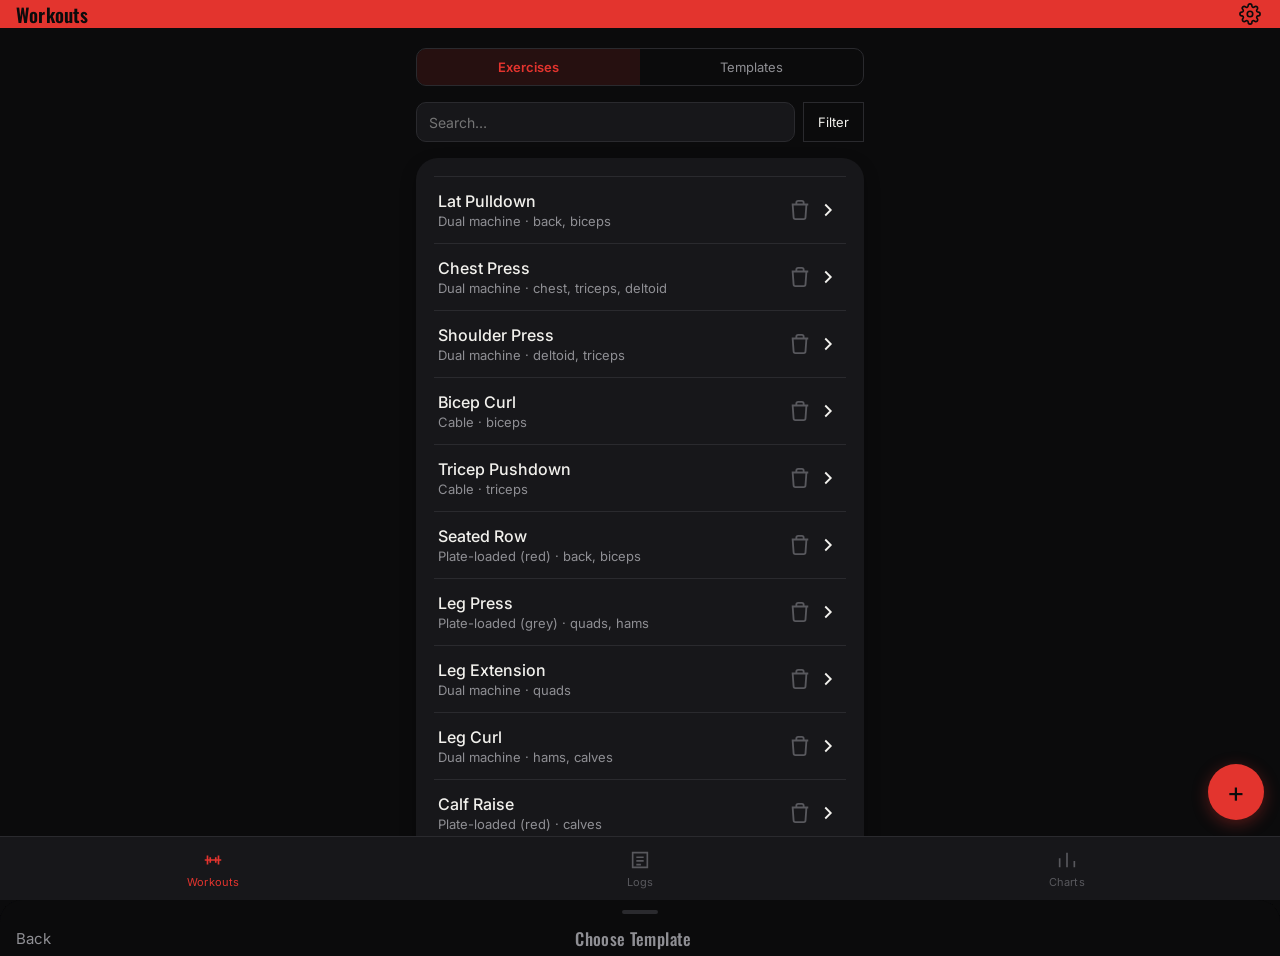
<file: index.html>
<!DOCTYPE html>
<html lang="en">
<head>
  <meta charset="UTF-8">
  <meta name="viewport" content="width=device-width, initial-scale=1, viewport-fit=cover">
  <title>Workouts</title>
  <link rel="manifest" href="manifest.json">
  <link rel="stylesheet" href="css/styles.css">
  <link rel="preconnect" href="https://fonts.googleapis.com">
  <link rel="apple-touch-icon" href="icons/512x512.png">
  <link href="https://fonts.googleapis.com/css2?family=Oswald:wght@500;600&family=Inter:wght@400;500;600&display=swap" rel="stylesheet">
</head>
<body>
  <main>
    <div class="toggle-group" id="mode-toggle" style="margin-top:20px;">
      <button data-value="exercises" class="active">Exercises</button>
      <button data-value="templates">Templates</button>
    </div>

    <div class="search-filter-row">
      <input type="text" id="search-input" placeholder="Search…">
      <button class="btn-ghost filter-btn" id="filter-btn">Filter</button>
      <button class="btn-ghost" id="new-template-btn" style="display:none; white-space:nowrap;">New template</button>
    </div>

    <div class="panel" style="margin-top:16px;">
      <div id="list-root"></div>
    </div>
  </main>

  <button class="fab" id="main-fab" aria-label="New exercise">+</button>

  <!-- Filter sheet (Exercises mode only) -->
  <div class="sheet-overlay" id="filter-overlay"></div>
  <div class="sheet" id="filter-sheet">
    <div class="sheet-grabber"></div>
    <div class="sheet-header">
      <button class="sheet-cancel-btn" id="filter-close-btn">Close</button>
      <h2 class="sheet-title">Filter</h2>
      <span style="width:48px;"></span>
    </div>
    <div class="sheet-body">
      <div class="field">
        <label>Equipment type</label>
        <div class="filter-chip-list" id="filter-equipment-chips"></div>
      </div>
      <div class="field">
        <label>Body part</label>
        <div class="filter-chip-list" id="filter-muscle-chips"></div>
      </div>
      <button class="btn btn-ghost" id="clear-filter-btn" style="margin-top:12px;">Clear filter</button>
    </div>
  </div>

  <!-- New exercise sheet -->
  <div class="sheet-overlay" id="exercise-overlay"></div>
  <div class="sheet" id="exercise-sheet">
    <div class="sheet-grabber"></div>
    <div class="sheet-header">
      <button class="sheet-cancel-btn" id="exercise-cancel-btn">Cancel</button>
      <h2 class="sheet-title" id="exercise-sheet-title">New Exercise</h2>
      <span style="width:48px;"></span>
    </div>
    <div class="sheet-body">
      <form id="exercise-form">
        <div class="field">
          <label>Name</label>
          <input name="name" required placeholder="e.g. Lat Pulldown">
        </div>
        <div class="field">
          <label>Equipment type</label>
          <select name="equipmentType" required>
            <option value="dual_machine">Dual machine</option>
            <option value="plate_loaded_red">Plate-loaded (red)</option>
            <option value="plate_loaded_grey">Plate-loaded (grey)</option>
            <option value="cable">Cable</option>
            <option value="barbell">Barbell</option>
            <option value="dumbbell">Dumbbell</option>
            <option value="bodyweight">Bodyweight</option>
          </select>
        </div>
        <div class="settings-group">
          <div class="settings-group-label">Primary muscles</div>
          <div class="row-list" id="primary-muscle-rows"></div>
        </div>
        <div class="settings-group">
          <div class="settings-group-label">Secondary muscles</div>
          <div class="row-list" id="secondary-muscle-rows"></div>
        </div>
        <div class="field">
          <label>Notes (form cues)</label>
          <input name="notes" placeholder="optional">
        </div>
        <button type="submit" class="btn btn-primary">Save</button>
      </form>
    </div>
  </div>

  <!-- Template editor sheet -->
  <div class="sheet-overlay" id="template-overlay"></div>
  <div class="sheet" id="template-sheet">
    <div class="sheet-grabber"></div>
    <div class="sheet-header">
      <button class="sheet-cancel-btn" id="template-cancel-btn">Cancel</button>
      <h2 class="sheet-title" id="template-sheet-title">New Template</h2>
      <button class="sheet-save-btn" id="template-save-btn">Save</button>
    </div>
    <div class="sheet-body">
      <div class="field">
        <label>Template name</label>
        <input id="template-name-input" placeholder="e.g. Upper A">
      </div>
      <div id="template-stations-root"></div>
      <div class="field">
        <label>Add exercise</label>
        <select id="template-add-exercise-select">
          <option value="">Choose exercise…</option>
        </select>
      </div>
      <button class="btn btn-danger" id="template-delete-btn" style="display:none; margin-top:20px;">Delete template</button>
    </div>
  </div>

  <!-- Choose how to start a workout -->
  <div class="sheet-overlay" id="new-workout-overlay"></div>
  <div class="sheet" id="new-workout-sheet" role="dialog" aria-modal="true" aria-labelledby="new-workout-title">
    <div class="sheet-grabber"></div>
    <div class="sheet-header">
      <button class="sheet-cancel-btn" id="new-workout-cancel-btn">Cancel</button>
      <h2 class="sheet-title" id="new-workout-title">New Workout</h2>
      <span style="width:48px;"></span>
    </div>
    <div class="sheet-body">
      <p style="color:var(--text-dim); margin:0 0 18px;">How would you like to start?</p>
      <button class="btn btn-primary" id="start-from-template-btn" style="width:100%; margin-bottom:12px;">Use a template</button>
      <button class="btn btn-ghost" id="start-blank-workout-btn" style="width:100%;">Start a blank workout</button>
    </div>
  </div>

  <!-- Pick a saved template for this workout -->
  <div class="sheet-overlay" id="template-picker-overlay"></div>
  <div class="sheet" id="template-picker-sheet" role="dialog" aria-modal="true" aria-labelledby="template-picker-title">
    <div class="sheet-grabber"></div>
    <div class="sheet-header">
      <button class="sheet-cancel-btn" id="template-picker-back-btn">Back</button>
      <h2 class="sheet-title" id="template-picker-title">Choose Template</h2>
      <span style="width:48px;"></span>
    </div>
    <div class="sheet-body" id="template-picker-list"></div>
  </div>

  <script src="js/data.js"></script>
  <script src="js/nav.js"></script>
  <script src="js/index.js"></script>
</body>
</html>
</file>
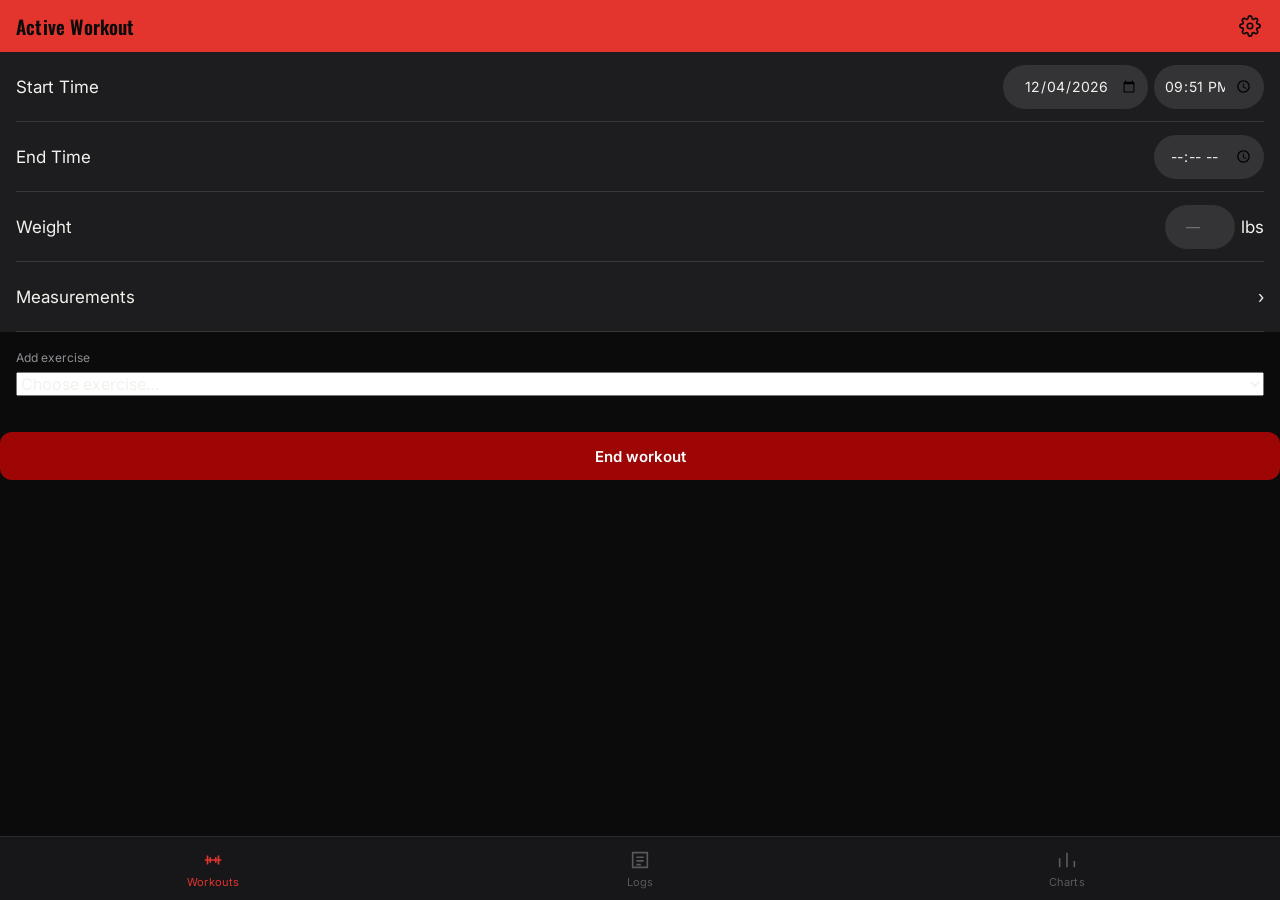
<file: active-workouts.html>
<!DOCTYPE html>
<html lang="en">
<head>
  <meta charset="UTF-8">
  <meta name="viewport" content="width=device-width, initial-scale=1, viewport-fit=cover">
  <title>Active Workout</title>
  <link rel="manifest" href="manifest.json">
  <link rel="stylesheet" href="css/styles.css">
  <link rel="preconnect" href="https://fonts.googleapis.com">
  <link href="https://fonts.googleapis.com/css2?family=Oswald:wght@500;600&family=Inter:wght@400;500;600&display=swap" rel="stylesheet">
</head>
<body>
  <main>
    <div id="active-workout-root" class="panel" style="margin-top:20px;"></div>
    <button class="btn btn-primary" id="end-workout-btn" style="width:100%; margin-top:16px;">End workout</button>
  </main>

  <script src="js/data.js"></script>
  <script src="js/nav.js"></script>
  <script src="js/active-workouts.js"></script>
</body>
</html>
</file>
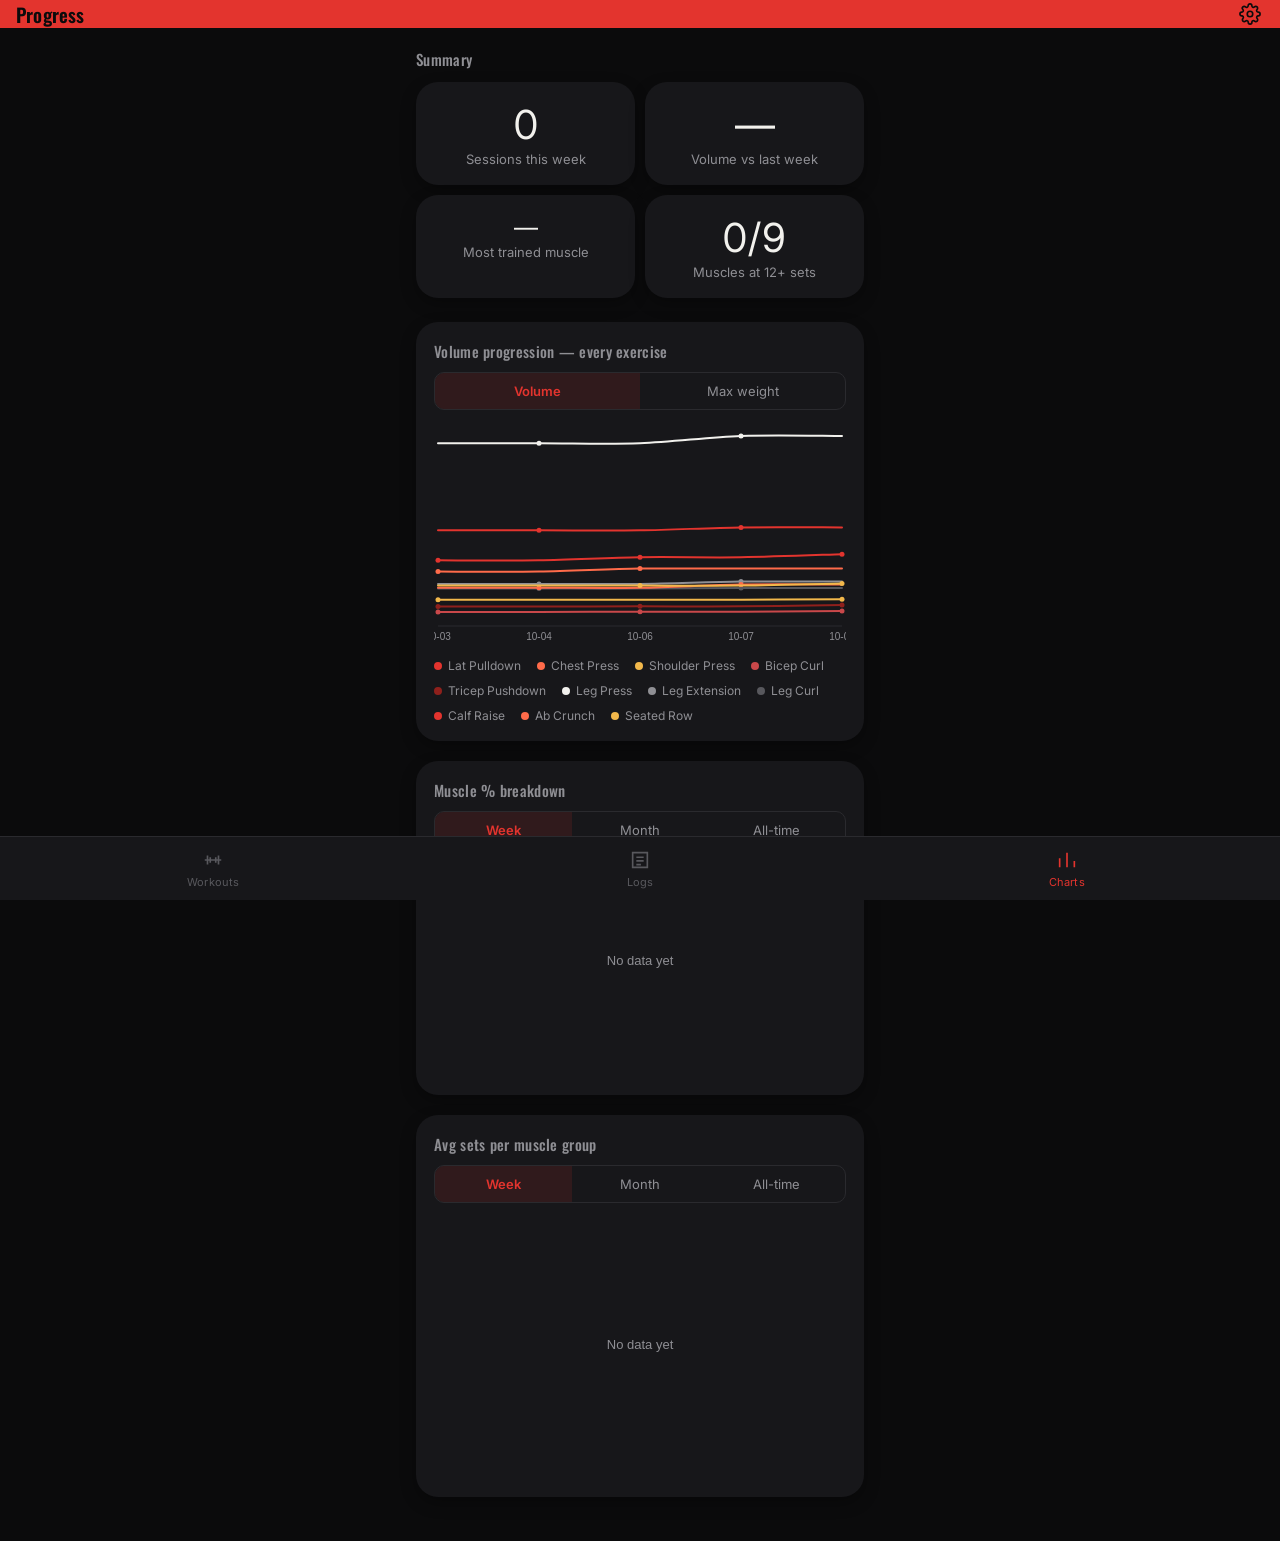
<file: charts.html>
<!DOCTYPE html>
<html lang="en">
<head>
  <meta charset="UTF-8">
  <meta name="viewport" content="width=device-width, initial-scale=1, viewport-fit=cover">
  <title>Progress</title>
  <link rel="manifest" href="manifest.json">
  <link rel="stylesheet" href="css/styles.css">
  <link rel="preconnect" href="https://fonts.googleapis.com">
  <link href="https://fonts.googleapis.com/css2?family=Oswald:wght@500;600&family=Inter:wght@400;500;600&display=swap" rel="stylesheet">
</head>
<body>
  <main>

    <section class="summary-panel">
      <h2>Summary</h2>
      <div id="summary-root"></div>
    </section>

    <section class="panel chart-box">
      <h2>Volume progression — every exercise</h2>
      <div class="toggle-group" id="chart1-metric-toggle">
        <button data-value="volume" class="active">Volume</button>
        <button data-value="weight">Max weight</button>
      </div>
      <canvas id="chart1-canvas"></canvas>
      <div class="legend" id="chart1-legend"></div>
    </section>

    <section class="panel chart-box">
      <h2>Muscle % breakdown</h2>
      <div class="toggle-group" id="chart2-range-toggle">
        <button data-value="week" class="active">Week</button>
        <button data-value="month">Month</button>
        <button data-value="all">All-time</button>
      </div>
      <canvas id="chart2-canvas" style="height:200px;"></canvas>
      <div class="legend" id="chart2-legend"></div>
    </section>

    <section class="panel chart-box">
      <h2>Avg sets per muscle group</h2>
      <div class="toggle-group" id="chart3-range-toggle">
        <button data-value="week" class="active">Week</button>
        <button data-value="month">Month</button>
        <button data-value="all">All-time</button>
      </div>
      <canvas id="chart3-canvas" style="height:260px;"></canvas>
    </section>

  </main>

  <script src="js/data.js"></script>
  <script src="js/nav.js"></script>
  <script src="js/charts.js"></script>
</body>
</html>
</file>
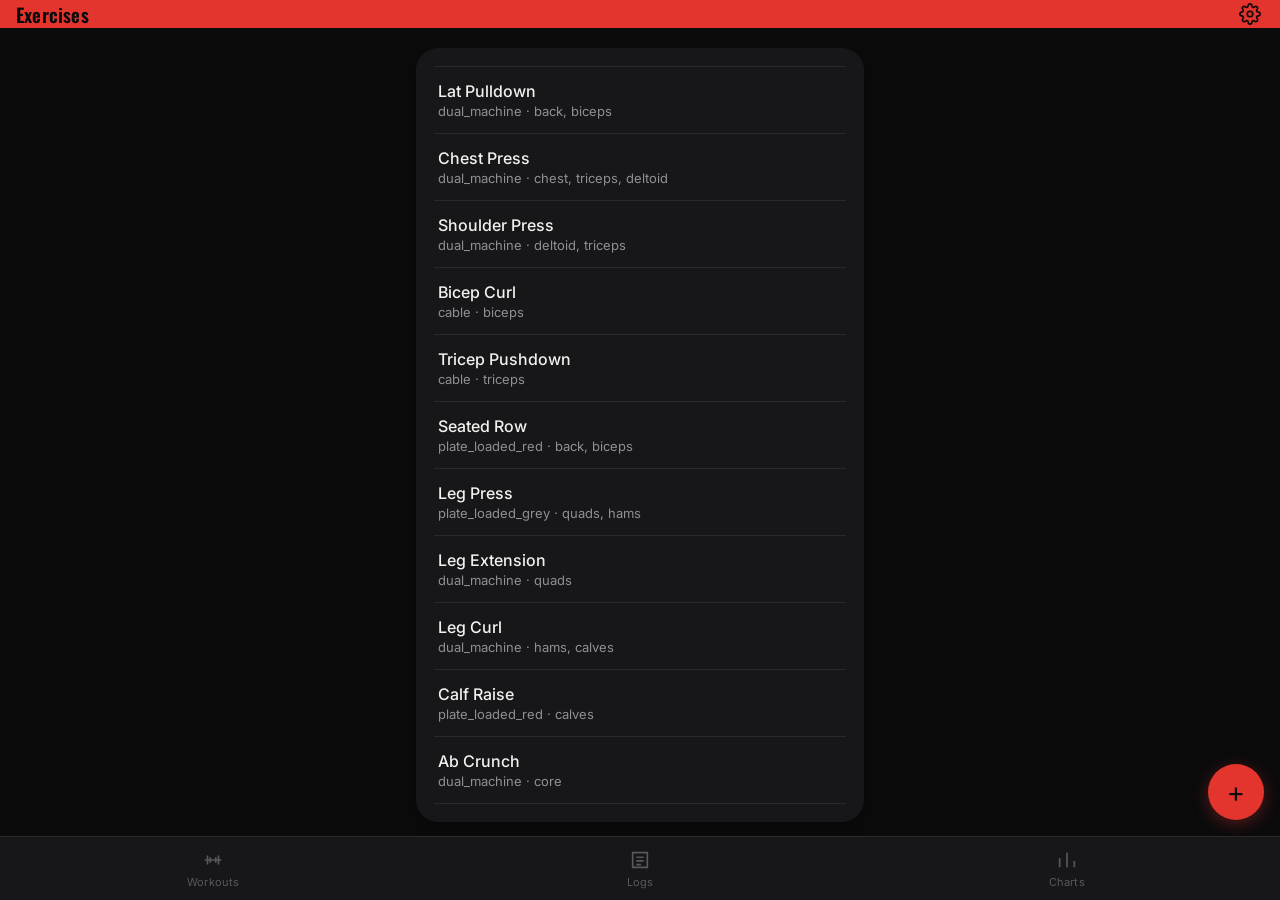
<file: exercises.html>
<!DOCTYPE html>
<html lang="en">
<head>
  <meta charset="UTF-8">
  <meta name="viewport" content="width=device-width, initial-scale=1, viewport-fit=cover">
  <title>Exercises</title>
  <link rel="manifest" href="manifest.json">
  <link rel="stylesheet" href="css/styles.css">
  <link rel="preconnect" href="https://fonts.googleapis.com">
  <link href="https://fonts.googleapis.com/css2?family=Oswald:wght@500;600&family=Inter:wght@400;500;600&display=swap" rel="stylesheet">
</head>
<body>
  <main>
    <div class="panel" style="margin-top:20px;">
      <div id="exercises-root"></div>
    </div>

    <div id="exercise-form-wrap" style="display:none; margin-top:20px; border-top:1px solid var(--line); padding-top:20px;">
      <h2 style="margin-bottom:12px;">New exercise</h2>
      <form id="exercise-form" onsubmit="return handleAddExercise(event)">
        <div class="field">
          <label>Name</label>
          <input name="name" required placeholder="e.g. Lat Pulldown">
        </div>
        <div class="field">
          <label>Equipment type</label>
          <select name="equipmentType" required>
            <option value="dual_machine">Dual machine</option>
            <option value="plate_loaded_red">Plate-loaded (red)</option>
            <option value="plate_loaded_grey">Plate-loaded (grey)</option>
            <option value="cable">Cable</option>
            <option value="barbell">Barbell</option>
            <option value="dumbbell">Dumbbell</option>
            <option value="bodyweight">Bodyweight</option>
          </select>
        </div>
        <div class="field">
          <label>Primary muscles</label>
          <select name="primaryMuscles" multiple size="5">
            <option>biceps</option><option>triceps</option><option>deltoid</option>
            <option>back</option><option>quads</option><option>hams</option>
            <option>calves</option><option>core</option><option>chest</option>
          </select>
        </div>
        <div class="field">
          <label>Secondary muscles</label>
          <select name="secondaryMuscles" multiple size="5">
            <option>biceps</option><option>triceps</option><option>deltoid</option>
            <option>back</option><option>quads</option><option>hams</option>
            <option>calves</option><option>core</option><option>chest</option>
          </select>
        </div>
        <div class="field">
          <label>Notes (form cues)</label>
          <input name="notes" placeholder="optional">
        </div>
        <div style="display:flex; gap:10px;">
          <button type="button" class="btn btn-ghost" onclick="closeForm()">Cancel</button>
          <button type="submit" class="btn btn-primary">Save</button>
        </div>
      </form>
    </div>
  </main>

  <button class="fab" id="add-fab" aria-label="Add exercise">+</button>

  <script src="js/data.js"></script>
  <script src="js/nav.js"></script>
  <script src="js/exercises.js"></script>
</body>
</html>
</file>
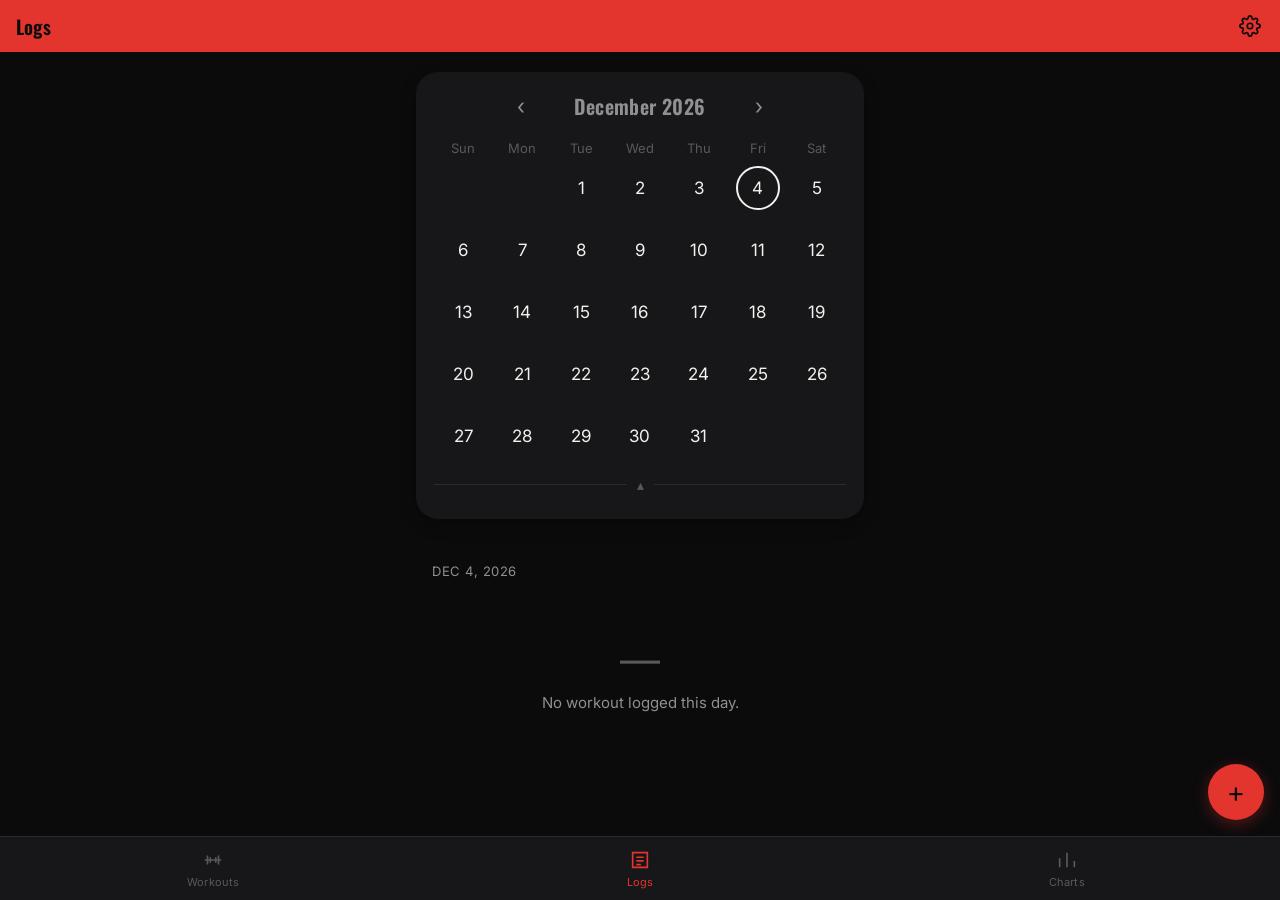
<file: logs.html>
<!DOCTYPE html>
<html lang="en">
<head>
  <meta charset="UTF-8">
  <meta name="viewport" content="width=device-width, initial-scale=1, viewport-fit=cover">
  <title>Logs</title>
  <link rel="manifest" href="manifest.json">
  <link rel="stylesheet" href="css/styles.css">
  <link rel="preconnect" href="https://fonts.googleapis.com">
  <link href="https://fonts.googleapis.com/css2?family=Oswald:wght@500;600&family=Inter:wght@400;500;600&display=swap" rel="stylesheet">
</head>
<body>
  <main>
    <div class="calendar-card">
      <div class="calendar-month-row">
        <button class="calendar-nav-btn" id="prev-month" aria-label="Previous month">&#8249;</button>
        <h2 class="calendar-month-label" id="month-label"></h2>
        <button class="calendar-nav-btn" id="next-month" aria-label="Next month">&#8250;</button>
      </div>

      <div class="calendar-weekdays">
        <span>Sun</span><span>Mon</span><span>Tue</span><span>Wed</span><span>Thu</span><span>Fri</span><span>Sat</span>
      </div>

      <div class="calendar-grid" id="calendar-grid"></div>

      <button class="calendar-collapse-btn" id="collapse-btn" aria-label="Toggle week view">
        <span class="collapse-line"></span><span class="collapse-caret">&#9652;</span><span class="collapse-line"></span>
      </button>
    </div>

    <div id="day-detail-root"></div>
  </main>

  <button class="fab" id="add-log-fab" aria-label="Start new workout">+</button>

  <!-- Choose how to start a workout -->
  <div class="sheet-overlay" id="new-workout-overlay"></div>
  <div class="sheet" id="new-workout-sheet" role="dialog" aria-modal="true" aria-labelledby="new-workout-title">
    <div class="sheet-grabber"></div>
    <div class="sheet-header">
      <button class="sheet-cancel-btn" id="new-workout-cancel-btn">Cancel</button>
      <h2 class="sheet-title" id="new-workout-title">New Workout</h2>
      <span style="width:48px;"></span>
    </div>
    <div class="sheet-body">
      <p style="color:var(--text-dim); margin:0 0 18px;">How would you like to start?</p>
      <button class="btn btn-primary" id="start-from-template-btn" style="width:100%; margin-bottom:12px;">Use a template</button>
      <button class="btn btn-ghost" id="start-blank-workout-btn" style="width:100%;">Start a blank workout</button>
    </div>
  </div>

  <!-- Pick a saved template for this workout -->
  <div class="sheet-overlay" id="template-picker-overlay"></div>
  <div class="sheet" id="template-picker-sheet" role="dialog" aria-modal="true" aria-labelledby="template-picker-title">
    <div class="sheet-grabber"></div>
    <div class="sheet-header">
      <button class="sheet-cancel-btn" id="template-picker-back-btn">Back</button>
      <h2 class="sheet-title" id="template-picker-title">Choose Template</h2>
      <span style="width:48px;"></span>
    </div>
    <div class="sheet-body" id="template-picker-list"></div>
  </div>

  <script src="js/data.js"></script>
  <script src="js/nav.js"></script>
  <script src="js/logs.js"></script>
</body>
</html>
</file>
<file: css/styles.css>
/* ==========================================================================
   Design tokens — every color/size other rules build from. Change the look
   of the whole app by editing values here, not by hunting through rules below.
   ========================================================================== */
:root {
  --bg: #0b0b0c;
  --surface: #17171a;
  --line: #2a2a2e;

  --red: #e3342e;
  --red-dim: #8f201c;
  --red-wash: rgba(227, 52, 46, 0.12);

  --text: #f2f1ed;
  --text-dim: #8f8f94;
  --text-faint: #58585d;

  --font-display: "Oswald", "Arial Narrow", sans-serif;
  --font-body: "Inter", -apple-system, BlinkMacSystemFont, sans-serif;

  /* Two radius scales: -sm for tappable controls (buttons, inputs, toggles),
     -lg for "box" surfaces (cards, panels). -lg pairs with the corner-shape
     declarations below to read as a continuous-curvature squircle rather
     than a plain circular-arc rounded rect, on browsers that support it. */
  --radius-sm: 10px;
  --radius-lg: 22px;
  --nav-height: 64px;
  --topbar-height: 52px;
  --gap: 16px;
}

/* ==========================================================================
   Base reset — browsers ship their own default margins, paddings and font
   sizes for things like <h1>, <button> and <p>, and they don't agree with
   each other. These rules zero that out once, here, so every component
   below starts from the same blank slate instead of fighting inherited
   browser defaults.
   ========================================================================== */
* { box-sizing: border-box; margin: 0; padding: 0; }  /* consistent sizing + no surprise default spacing */

html, body {
  height: 100%;
  background: var(--bg);
  color: var(--text);
  font-family: var(--font-body);
  -webkit-font-smoothing: antialiased;
}

body {
  display: flex;
  flex-direction: column;
  min-height: 100vh;
  padding-bottom: calc(var(--nav-height) + env(safe-area-inset-bottom, 0px));
}

button, input, select { font: inherit; color: inherit; }  /* form controls don't inherit font by default */
button { background: none; border: none; cursor: pointer; }
a { color: inherit; text-decoration: none; }

/* ==========================================================================
   Typography
   ========================================================================== */
h1, h2, h3, .num {
  font-family: var(--font-display);
  font-weight: 600;
  letter-spacing: 0.01em;
}

h2 { font-size: 15px; color: var(--text-dim); font-weight: 500; letter-spacing: 0.02em; }
h3 { font-size: 17px; }

.num { font-size: 22px; font-variant-numeric: tabular-nums; }
.num-lg { font-size: 40px; font-variant-numeric: tabular-nums; }

p, .body-text { font-size: 15px; color: var(--text-dim); line-height: 1.5; }

/* ==========================================================================
   Layout shell
   ========================================================================== */
main {
  flex: 1;
  width: 100%;
  max-width: 480px;
  margin: 0 auto;
  padding: 0 var(--gap) 24px;
}

/* ==========================================================================
   Topbar — ONE shared header, rendered by renderTopbar() in nav.js on every
   page. Nothing below is page-specific; per-page differences (a left button,
   its label, its click handler) are passed as arguments from each page's JS,
   not hardcoded per page in HTML.
   ========================================================================== */
.topbar {
  position: sticky;
  top: 0;
  z-index: 5;
  height: calc(var(--topbar-height) + env(safe-area-inset-top, 0px));
  padding-top: env(safe-area-inset-top, 0px);
  background: var(--red);
  color: var(--bg);
  display: flex;
  align-items: center;
  justify-content: space-between;
  padding-left: var(--gap);
  padding-right: var(--gap);
}

.topbar-title {
  font-size: 19px;
  color: var(--bg);
}

.topbar-left-btn {
  font-size: 16px;
  color: var(--bg);
  min-width: 48px;
  text-align: left;
}

.topbar-left-btn[hidden] { visibility: hidden; } /* keeps title centered even with no left action */

/* ==========================================================================
   Icon buttons — one shared size/alignment rule for every button that's
   just an SVG glyph (topbar gear, calendar prev/next, collapse caret).
   ========================================================================== */
.icon-btn {
  width: 28px;
  height: 28px;
  display: flex;
  align-items: center;
  justify-content: center;
}

.icon-btn svg { width: 22px; height: 22px; }

/* ==========================================================================
   Bottom nav
   ========================================================================== */
nav.tabbar {
  position: fixed;
  left: 0; right: 0; bottom: 0;
  height: calc(var(--nav-height) + env(safe-area-inset-bottom, 0px));
  padding-bottom: env(safe-area-inset-bottom, 0px);
  background: var(--surface);
  border-top: 1px solid var(--line);
  display: flex;
  z-index: 10;
}

nav.tabbar a {
  flex: 1;
  display: flex;
  flex-direction: column;
  align-items: center;
  justify-content: center;
  gap: 4px;
  font-size: 11px;
  color: var(--text-faint);
  letter-spacing: 0.02em;
}

nav.tabbar a svg { width: 22px; height: 22px; stroke: currentColor; fill: none; stroke-width: 1.8; }
nav.tabbar a.active { color: var(--red); }
nav.tabbar a.active svg { stroke: var(--red); }

/* ==========================================================================
   Rows / list items (flat, bordered — not card-soup)
   ========================================================================== */
.row-list { border-top: 1px solid var(--line); }

.row {
  display: flex;
  align-items: center;
  justify-content: space-between;
  padding: 14px 4px;
  border-bottom: 1px solid var(--line);
}

.row-title { font-size: 16px; font-weight: 500; }
.row-sub { font-size: 13px; color: var(--text-dim); margin-top: 2px; }

/* ==========================================================================
   Buttons
   ========================================================================== */
.btn {
  display: inline-flex;
  align-items: center;
  justify-content: center;
  gap: 8px;
  height: 48px;
  padding: 0 20px;
  border-radius: var(--radius-sm);
  corner-shape: squircle; /* superellipse corner curvature; browsers that don't support it fall back to the circular-arc radius above, no breakage */
  font-size: 15px;
  font-weight: 600;
  width: 100%;
}

.btn-primary { background: var(--red); color: var(--bg); }
.btn-primary:active { background: var(--red-dim); }

.btn-ghost { background: transparent; border: 1px solid var(--line); color: var(--text); }
.btn-danger { background: transparent; color: var(--red); }

.fab {
  position: fixed;
  right: var(--gap);
  bottom: calc(var(--nav-height) + 16px + env(safe-area-inset-bottom, 0px));
  width: 56px; height: 56px;
  border-radius: 50%;
  background: var(--red);
  color: var(--bg);
  font-size: 28px;
  display: flex;
  align-items: center;
  justify-content: center;
  box-shadow: 0 4px 16px rgba(227, 52, 46, 0.35);
  z-index: 8;
}

@media (prefers-reduced-motion: no-preference) {
  .fab { transition: transform 0.15s ease; }
  .fab:active { transform: scale(0.92); }
}

/* ==========================================================================
   Forms
   ========================================================================== */
.field { margin-bottom: 14px; }

.field label {
  display: block;
  font-size: 12px;
  color: var(--text-dim);
  margin-bottom: 6px;
  letter-spacing: 0.02em;
}

.field input, .field select {
  width: 100%;
  height: 44px;
  background: var(--surface);
  border: 1px solid var(--line);
  border-radius: var(--radius-sm);
  corner-shape: squircle;
  padding: 0 12px;
  font-size: 15px;
}

.field input:focus, .field select:focus,
.btn:focus-visible, nav.tabbar a:focus-visible, .icon-btn:focus-visible {
  outline: 2px solid var(--red);
  outline-offset: 2px;
}

.set-row {
  display: grid;
  grid-template-columns: 24px 1fr 1fr auto;
  gap: 8px;
  align-items: center;
  padding: 6px 0;
}

.set-row .set-idx { color: var(--text-faint); font-size: 13px; }

/* ==========================================================================
   Toggle group (chart view switches)
   ========================================================================== */
.toggle-group {
  display: flex;
  border: 1px solid var(--line);
  border-radius: var(--radius-sm);
  corner-shape: squircle;
  overflow: hidden;
  margin-bottom: var(--gap);
}

.toggle-group button { flex: 1; height: 36px; font-size: 13px; color: var(--text-dim); }
.toggle-group button.active { background: var(--red-wash); color: var(--red); font-weight: 600; }

/* ==========================================================================
   Charts page — summary panel + bounded chart sections
   ========================================================================== */
.summary-panel { padding-top: 20px; margin-bottom: 24px; }
.summary-panel h2 { margin-bottom: 12px; }

.summary-grid {
  display: grid;
  grid-template-columns: 1fr 1fr;
  gap: 10px;
}

.summary-stat {
  background: var(--surface);
  padding: 18px 16px;
  text-align: center;
  border-radius: var(--radius-lg);
  corner-shape: squircle;
  box-shadow: 0 6px 16px rgba(0, 0, 0, 0.3);
}

/* ==========================================================================
   Panel — the one elevated squircle surface used everywhere a list or a
   chart needs to sit in its own "card": Charts' three sections, the
   Exercises list, and the Logs calendar. Same visual treatment every time
   (background, radius, corner-shape, shadow) so these pages read as one
   consistent design language instead of three different list styles.
   ========================================================================== */
.panel {
  background: var(--surface);
  border-radius: var(--radius-lg);
  corner-shape: squircle;
  box-shadow: 0 6px 16px rgba(0, 0, 0, 0.3);
  padding: 18px;
}

/* chart-box adds layout/spacing specific to the Charts page on top of .panel */
.chart-box { margin-bottom: 20px; }
.chart-box h2 { margin-bottom: 4px; }
.chart-box .toggle-group { margin-top: 10px; }
.chart-box canvas { width: 100%; height: 220px; display: block; }

.legend {
  display: flex;
  flex-wrap: wrap;
  gap: 10px 16px;
  margin-top: 12px;
}

.legend-item {
  display: inline-flex;
  align-items: center;
  gap: 6px;
  font-size: 12px;
  color: var(--text-dim);
}

.legend-dot { width: 8px; height: 8px; border-radius: 50%; flex-shrink: 0; }

/* ==========================================================================
   Workouts page — mode toggle, search + filter row, filter chips
   ========================================================================== */
.search-filter-row {
  display: flex;
  gap: 8px;
  margin: 14px 0 6px;
}

.search-filter-row input {
  flex: 1;
  height: 40px;
  background: var(--surface);
  border: 1px solid var(--line);
  border-radius: var(--radius-sm);
  corner-shape: squircle;
  padding: 0 12px;
  font-size: 14px;
}

.filter-btn {
  height: 40px;
  width: auto;
  padding: 0 14px;
  font-size: 13px;
  white-space: nowrap;
}

.filter-chip-list { display: flex; flex-wrap: wrap; gap: 8px; }

.chip {
  height: 32px;
  padding: 0 14px;
  background: var(--surface);
  border: 1px solid var(--line);
  border-radius: 16px;
  corner-shape: squircle;
  font-size: 13px;
  color: var(--text-dim);
}

.chip.active { background: var(--red-wash); border-color: var(--red); color: var(--red); font-weight: 600; }

/* ==========================================================================
   Bottom sheet — full-screen modal that slides up, used by the template
   editor. Two pieces: a dimmed backdrop (.sheet-overlay) and the sheet
   itself (.sheet), both toggled by adding/removing an .open class in JS —
   the transform transition is what gives the slide-up-from-bottom motion.
   ========================================================================== */
.sheet-overlay {
  position: fixed;
  inset: 0;
  background: rgba(0, 0, 0, 0.55);
  opacity: 0;
  pointer-events: none;
  transition: opacity 0.25s ease;
  z-index: 20;
}

.sheet-overlay.open { opacity: 1; pointer-events: auto; }

.sheet {
  position: fixed;
  left: 0; right: 0; bottom: 0;
  height: 100%;
  max-height: 100dvh;
  background: var(--bg);
  transform: translateY(100%);
  transition: transform 0.32s cubic-bezier(0.32, 0.72, 0, 1); /* iOS-style settle, not a linear slide */
  z-index: 21;
  display: flex;
  flex-direction: column;
  border-radius: var(--radius-lg) var(--radius-lg) 0 0;
  corner-shape: squircle;
  overflow: hidden;
}

.sheet.open { transform: translateY(0); }

.sheet-grabber {
  width: 36px; height: 4px;
  background: var(--line);
  border-radius: 2px;
  margin: 10px auto 0;
  flex-shrink: 0;
}

.sheet-header {
  display: flex;
  align-items: center;
  justify-content: space-between;
  padding: 12px var(--gap) 16px;
  border-bottom: 1px solid var(--line);
  flex-shrink: 0;
}

.sheet-title { font-size: 17px; }
.sheet-cancel-btn { font-size: 15px; color: var(--text-dim); }
.sheet-save-btn { font-size: 15px; font-weight: 600; color: var(--red); }

.sheet-body {
  flex: 1;
  overflow-y: auto;
  padding: 20px var(--gap) calc(32px + env(safe-area-inset-bottom, 0px));
}

.template-station {
  display: flex;
  align-items: flex-start;
  justify-content: space-between;
  gap: 8px;
  padding: 12px 0;
  border-bottom: 1px solid var(--line);
}

.template-station-inputs { display: flex; gap: 8px; margin-top: 8px; }

.template-station-inputs input {
  height: 36px;
  background: var(--surface);
  border: 1px solid var(--line);
  border-radius: var(--radius-sm);
  corner-shape: squircle;
  padding: 0 10px;
  font-size: 14px;
}

.template-station-inputs input.sets-input { width: 64px; }
.template-station-inputs input.reps-input { flex: 1; }

/* ==========================================================================
   Empty states
   ========================================================================== */
.empty { padding: 48px 0; text-align: center; color: var(--text-dim); }
.empty .num-lg { color: var(--text-faint); display: block; margin-bottom: 8px; }

/* ==========================================================================
   Logs — calendar view
   ========================================================================== */
.calendar-card {
  max-width: 480px;
  margin: 20px auto 24px;
  padding: 18px;
  background: var(--surface);
  border-radius: var(--radius-lg);
  corner-shape: squircle;
  box-shadow: 0 6px 16px rgba(0, 0, 0, 0.3);
}

.calendar-month-row {
  display: flex;
  align-items: center;
  justify-content: center;
  gap: 18px;
  margin-bottom: 18px;
}

.calendar-nav-btn { font-size: 22px; color: var(--text-dim); width: 32px; height: 32px; }

.calendar-month-label {
  font-family: var(--font-display);
  font-size: 20px;
  font-weight: 600;
  min-width: 170px;
  text-align: center;
}

.calendar-weekdays {
  display: grid;
  grid-template-columns: repeat(7, 1fr);
  margin-bottom: 8px;
}

.calendar-weekdays span { text-align: center; font-size: 13px; color: var(--text-faint); }

.calendar-grid { display: grid; grid-template-columns: repeat(7, 1fr); row-gap: 14px; }

.day-cell {
  position: relative;
  height: 48px;
  display: flex;
  flex-direction: column;
  align-items: center;
  justify-content: center;
  background: transparent;
}

.day-num {
  width: 36px; height: 36px;
  display: flex;
  align-items: center;
  justify-content: center;
  border-radius: 50%;
  font-size: 17px;
  color: var(--text);
}

.day-cell.has-workout .day-num { background: var(--red); color: var(--bg); font-weight: 600; }
.day-cell.has-workout.is-today .day-num { background: var(--red-dim); color: var(--text); }
.day-cell.is-selected .day-num { outline: 2px solid var(--text); outline-offset: 2px; }

.day-dot { width: 4px; height: 4px; border-radius: 50%; background: var(--red); margin-top: 2px; }

.calendar-collapse-btn {
  width: 100%;
  display: flex;
  align-items: center;
  gap: 10px;
  padding: 16px 0 8px;
  color: var(--text-faint);
}

.collapse-line { flex: 1; height: 1px; background: var(--line); }
.collapse-caret { font-size: 14px; }

.day-detail-heading {
  padding: 20px var(--gap) 8px;
  font-size: 13px;
  letter-spacing: 0.04em;
  color: var(--text-dim);
  max-width: 480px;
  margin: 0 auto;
}

.workout-summary-card {
  display: flex;
  align-items: center;
  justify-content: space-between;
  gap: 12px;
  width: calc(100% - 32px);
  max-width: 448px;
  margin: 0 auto;
  padding: 16px;
  background: var(--surface);
  border-radius: var(--radius-lg);
  corner-shape: squircle;
  box-shadow: 0 6px 16px rgba(0, 0, 0, 0.3);
  text-align: left;
}

.workout-summary-card .chevron { width: 20px; height: 20px; flex-shrink: 0; color: var(--text-faint); }

#summary-expanded { max-width: 480px; margin: 0 auto; padding: 0 var(--gap); }


/* Active workout full-width layout */
body:has(#active-workout-root) main {
  max-width: none;
  padding: 0 0 calc(var(--nav-height, 70px) + 36px + env(safe-area-inset-bottom, 0px));
}

#active-workout-root {
  margin-top: 0 !important;
  padding: 0;
  background: transparent;
  border-radius: 0;
  box-shadow: none;
}

#end-workout-btn {
  display: block;
  position: static;
  width: calc(100% - 32px);
  height: 48px;
  margin: 16px auto 24px;
  padding: 0 20px;
  border-radius: 12px;
  background: #9e0505;
  color: white;
  box-shadow: none;
}

.active-meta {
  background: #1d1d1f;
  padding: 0 16px;
}

.meta-row {
  min-height: 70px;
  width: 100%;
  display: flex;
  align-items: center;
  justify-content: space-between;
  gap: 10px;
  border-bottom: 1px solid #39393c;
  font-size: 17px;
  text-align: left;
}

.meta-values {
  display: flex;
  align-items: center;
  justify-content: flex-end;
  gap: 6px;
}

.meta-values input {
  min-width: 0;
  max-width: 145px;
  height: 44px;
  padding: 0 10px;
  border: 0;
  border-radius: 28px;
  background: #343437;
  color: var(--text);
  font-size: 14px;
  text-align: center;
}

.meta-values input[type="time"] { max-width: 110px; }
.meta-values input[data-workout-field="bodyWeight"] { width: 70px; }

.measurements-toggle { background: transparent; }
#measurements-fields { padding: 12px 0; }
#measurements-fields textarea {
  width: 100%;
  padding: 10px;
  background: #29292c;
  color: var(--text);
  border: 1px solid #444;
  border-radius: 8px;
}

.exercise-list { background: #000; }

.active-exercise {
  padding: 18px 10px 0;
  border-top: 1px solid #29292c;
}

.exercise-heading {
  display: flex;
  align-items: center;
  justify-content: space-between;
  gap: 10px;
}

.exercise-name {
  color: #ff1744;
  font-size: 19px;
  font-weight: 600;
  text-align: left;
}

.exercise-menu {
  color: var(--text-dim);
  letter-spacing: 3px;
  padding: 8px;
}

.equipment-label {
  color: var(--text-dim);
  font-size: 13px;
  margin: 2px 0 12px;
}

.set-table-head,
.set-line {
  display: grid;
  grid-template-columns: .75fr 1fr 1.15fr .75fr 38px;
  gap: 4px;
  align-items: center;
}

.set-table-head {
  color: var(--text-dim);
  font-weight: 600;
  font-size: 14px;
  padding-bottom: 6px;
  border-bottom: 1px solid #343438;
}

.set-table-head span:not(:first-child) { text-align: center; }

.set-line {
  min-height: 66px;
  border-bottom: 1px solid #3a2027;
}

.set-number {
  text-align: center;
  font-size: 17px;
  font-weight: 600;
}

.set-line input {
  width: 100%;
  min-width: 0;
  height: 42px;
  padding: 0 2px;
  background: transparent;
  border: 0;
  color: var(--text);
  text-align: center;
  font-size: 16px;
}

.set-check {
  width: 36px;
  height: 36px;
  border-radius: 50%;
  background: var(--red, #ff1744);
  color: white;
  font-size: 23px;
}

.set-check.is-complete { background: var(--red, #ff1744); }

.set-actions {
  display: flex;
  justify-content: space-around;
  gap: 8px;
  padding: 18px 0 22px;
}

.set-actions button {
  font-size: 16px;
  font-weight: 600;
  padding: 8px 4px;
}

.add-exercise-area { 
  padding: 18px 16px 20px;
}

.add-exercise-area label {
  display: block;
  margin-bottom: 7px;
  color: var(--text-dim);
  font-size: 12px;
}
.add-exercise-area select { width: 100%; }

@media (max-width: 390px) {
  .meta-row { font-size: 15px; }
  .meta-values { gap: 4px; }
  .meta-values input { padding: 0 6px; font-size: 12px; }
  .set-table-head,
  .set-line {
    grid-template-columns: .65fr .9fr 1fr .65fr 34px;
    gap: 3px;
  }
  .set-check { width: 30px; height: 30px; font-size: 19px; }
  .set-line input { font-size: 14px; }
}

.workout-actions {
  display: grid;
  grid-template-columns: repeat(2, minmax(0, 1fr));
  gap: 12px;
  margin-top: 12px;
}

.workout-action-btn {
  padding: 12px 16px;
  border: 1px solid #39393c !important;
  border-radius: 10px !important;
  background: #1d1d1f !important;
  color: var(--text);
  cursor: pointer;
  font: inherit;
  box-shadow: none;
}

.workout-action-btn:hover {
  background: #29292c !important;
}

/* Edit Exercise */
.settings-group { margin-bottom: 24px; }

.settings-group-label {
  font-size: 13px;
  color: var(--text-dim);
  font-weight: 500;
  letter-spacing: 0.02em;
  padding: 0 4px 10px;
}

.settings-group .row-list {
  border-top: none;
  background: var(--surface);
  border-radius: var(--radius-lg);
  corner-shape: squircle;
  overflow: hidden;
}

.settings-group .row { padding: 16px; }
.settings-group .row:last-child { border-bottom: none; }

.settings-value {
  display: flex;
  align-items: center;
  gap: 6px;
  color: var(--text-dim);
  font-size: 16px;
}

.settings-toggle {
  width: 26px; height: 26px;
  border-radius: 50%;
  background: var(--line);
  flex-shrink: 0;
}
.settings-toggle.active { background: var(--red); }

.settings-add-btn {
  text-align: center;
  padding: 16px;
  font-weight: 600;
}
</file>
